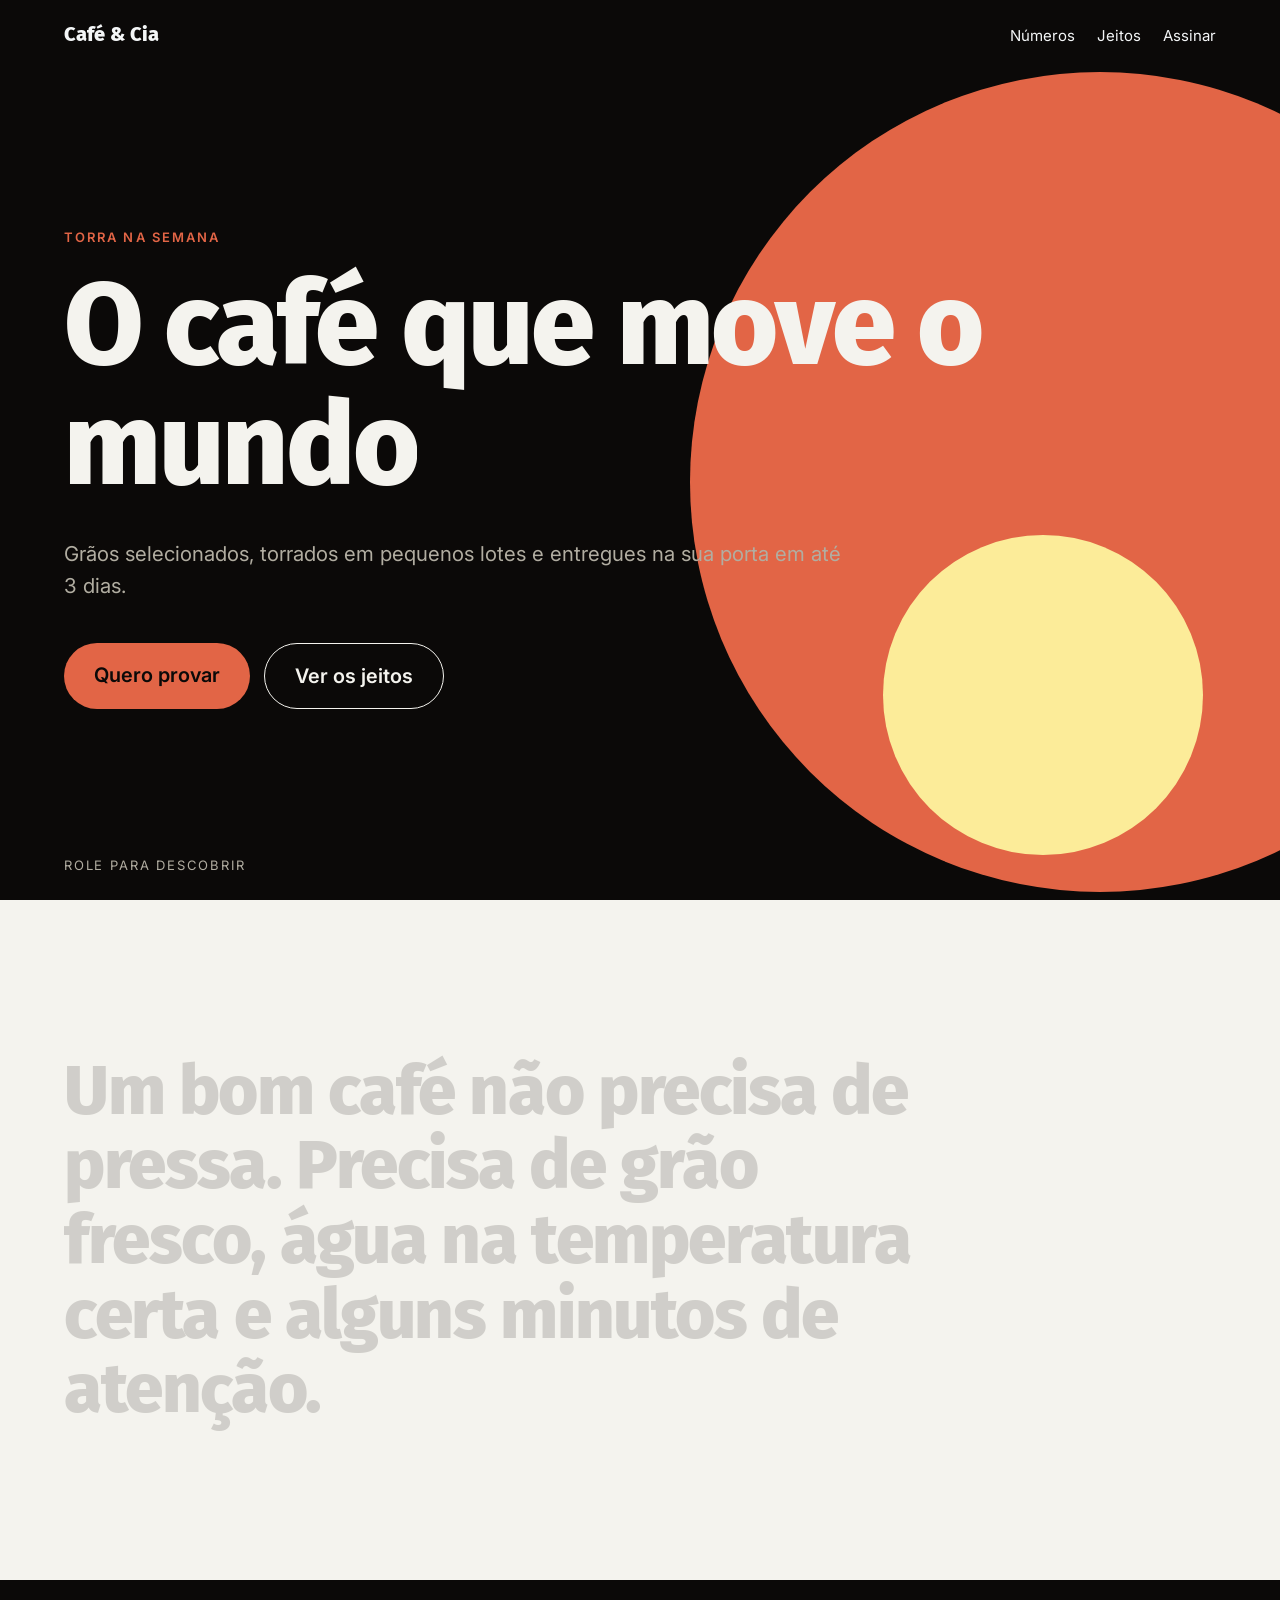
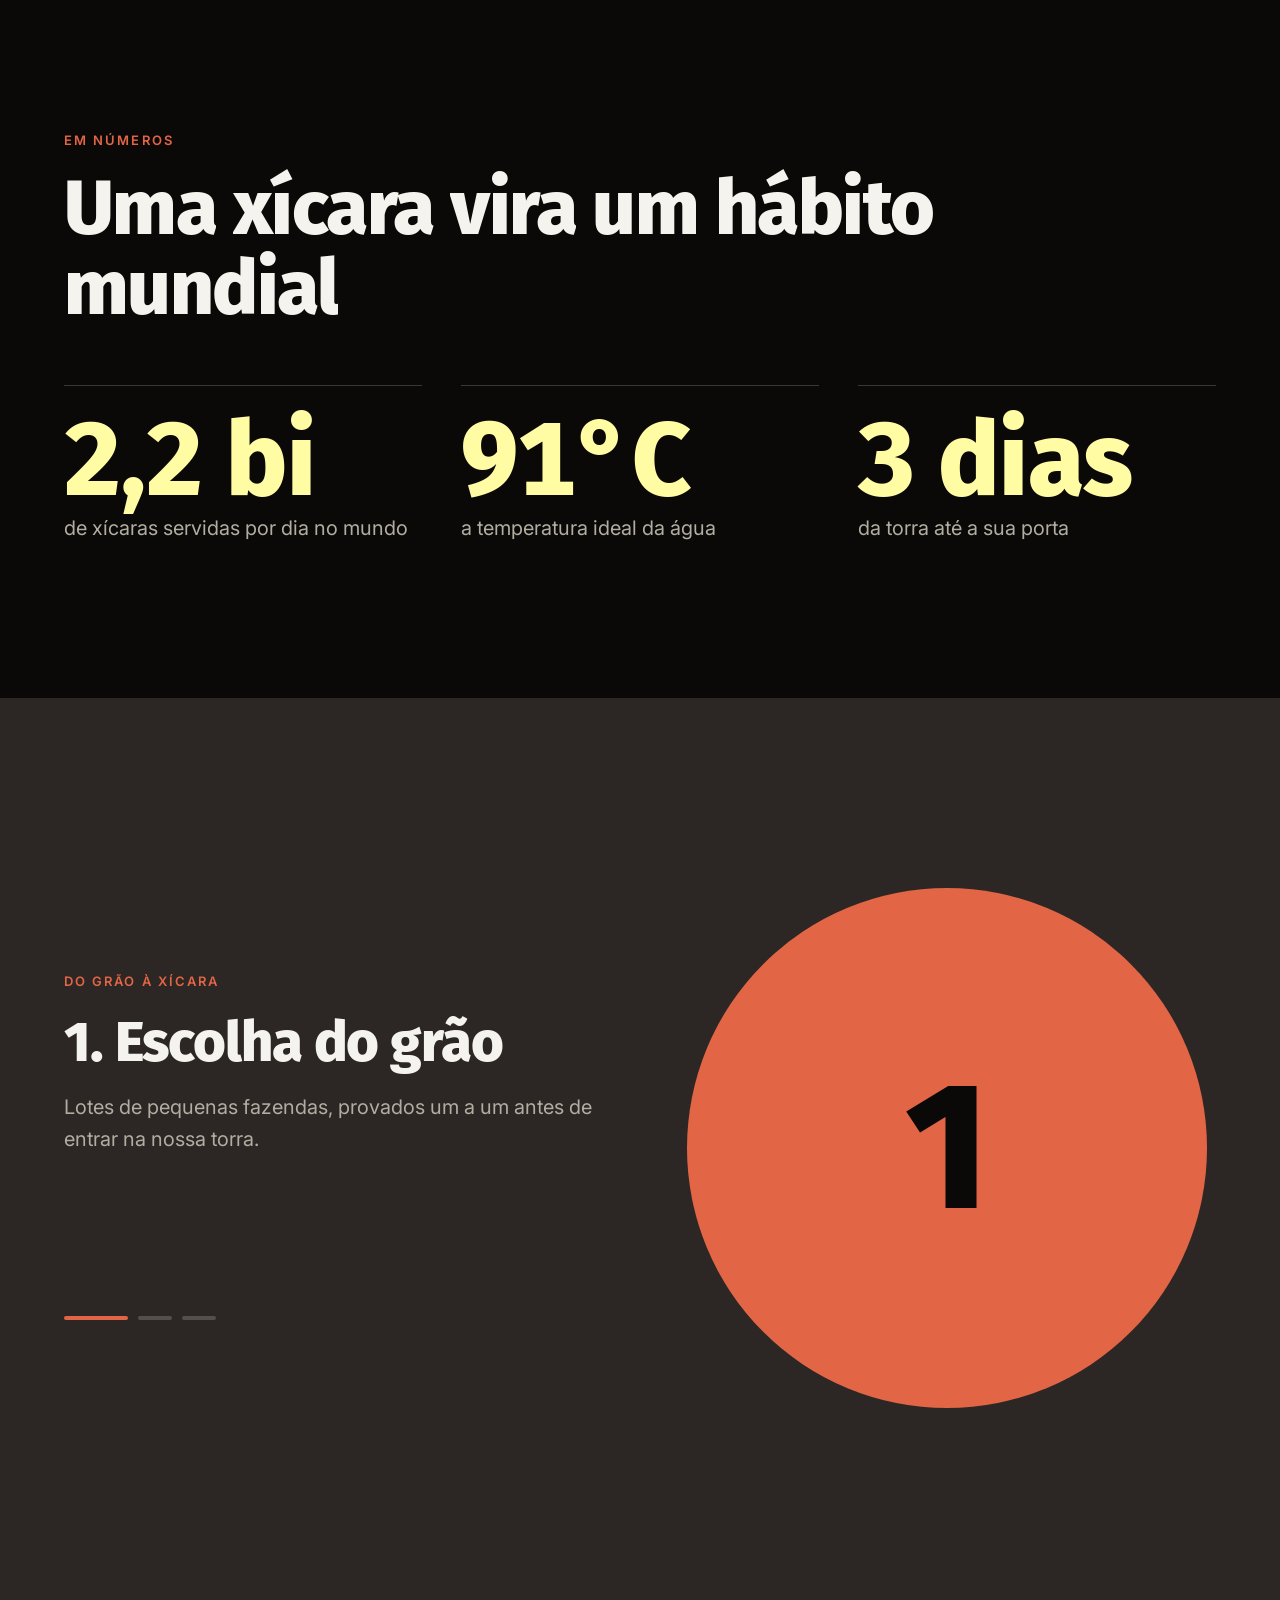
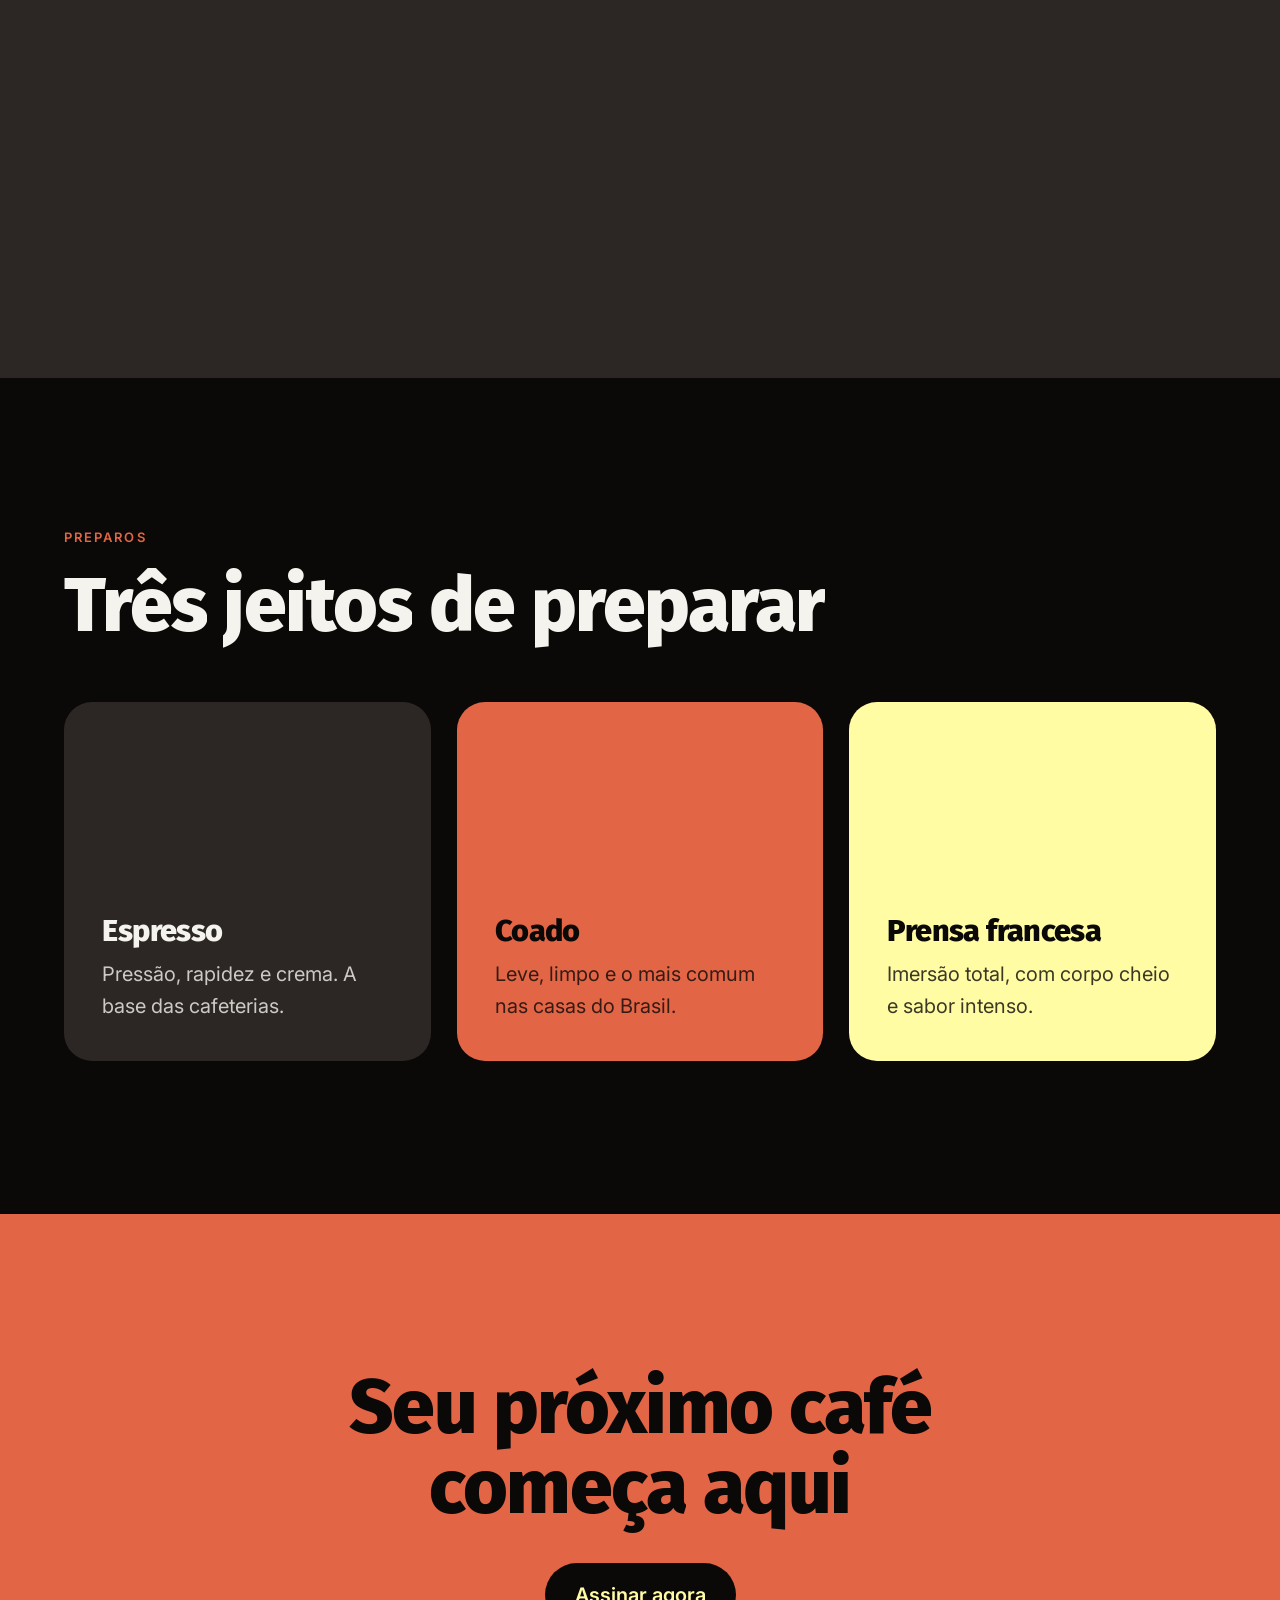
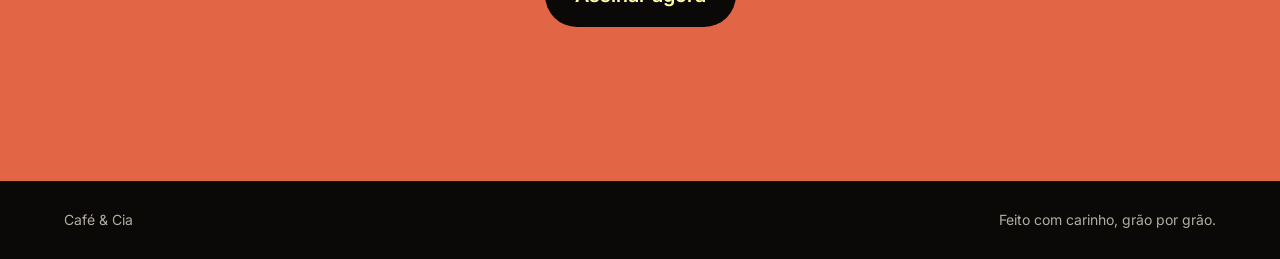
<file: skills/site-animado/templates/site-base.html>
<!doctype html>
<html lang="pt-BR">
<head>
<meta charset="utf-8">
<meta name="viewport" content="width=device-width, initial-scale=1">
<title>Café &amp; Cia | O café que move o mundo</title>
<meta name="description" content="Grãos selecionados, torra na semana e entrega na sua porta.">
<!-- Fontes opcionais: sem internet o fallback do sistema assume. -->
<link rel="stylesheet" media="print" onload="this.media='all'" href="https://fonts.googleapis.com/css2?family=Fira+Sans:wght@500;700;800&family=Inter:wght@400;500;600&display=swap">
<style>
/* ==================== DESIGN SYSTEM (troque SÓ este bloco para outra marca) ==================== */
:root{
  --bg:#0B0908;            /* fundo principal */
  --surface:#2C2724;       /* cartões e painéis */
  --light:#F4F3EE;         /* seção clara (contraste de ritmo) */
  --text:#F4F3EE;         /* texto sobre fundo escuro */
  --ink:#1B1613;           /* texto sobre fundo claro */
  --muted:#B1ADA1;         /* texto secundário */
  --accent:#E26546;        /* cor de destaque */
  --accent-2:#FFFCA3;      /* segunda cor de destaque */
  --on-accent:#0B0908;     /* texto sobre destaque */
  --font-title:'Fira Sans','Segoe UI',system-ui,-apple-system,Roboto,sans-serif;
  --font-body:'Inter','Segoe UI',system-ui,-apple-system,Roboto,sans-serif;
  --radius:28px;
  --space:clamp(72px,12vw,160px);     /* respiro vertical entre seções */
  --gutter:clamp(20px,5vw,80px);      /* margem lateral */
  --ease:cubic-bezier(.65,0,.35,1);
  --ease-out:cubic-bezier(.16,1,.3,1);
  --dur:800ms;
}
/* ==================== FIM DO DESIGN SYSTEM ==================== */

*{box-sizing:border-box;margin:0;padding:0}
html{overflow-x:clip;scroll-behavior:smooth;-webkit-text-size-adjust:100%}
body{background:var(--bg);color:var(--text);font:400 clamp(16px,1.1vw + 10px,20px)/1.6 var(--font-body);overflow-x:clip}
h1,h2,h3{font-family:var(--font-title);font-weight:800;line-height:1.04;letter-spacing:-.02em}
h1{font-size:clamp(44px,9vw,148px)}
h2{font-size:clamp(34px,6vw,88px)}
h3{font-size:clamp(22px,2.4vw,34px);line-height:1.15}
p{max-width:60ch}
.wrap{max-width:1360px;margin:0 auto;padding:0 var(--gutter)}
section,header{position:relative}
.eyebrow{font:600 13px/1 var(--font-body);letter-spacing:.16em;text-transform:uppercase;color:var(--accent);margin-bottom:22px;display:block}
.btn{display:inline-block;padding:16px 30px;border-radius:999px;background:var(--accent);color:var(--on-accent);font-weight:600;text-decoration:none;transition:transform .5s var(--ease-out),background .3s}
.btn:hover{transform:translateY(-3px)}
.btn.ghost{background:transparent;color:inherit;border:1px solid currentColor}

/* NAV */
nav{position:fixed;top:0;left:0;right:0;z-index:20;display:flex;justify-content:space-between;align-items:center;padding:18px var(--gutter);mix-blend-mode:difference;color:#fff}
nav b{font:800 20px var(--font-title)}
nav a{color:inherit;text-decoration:none;font-size:15px;margin-left:22px}
#progress{position:fixed;left:0;top:0;height:3px;width:100%;background:var(--accent);transform-origin:0 0;transform:scaleX(0);z-index:30}

/* HERO */
.hero{min-height:100svh;display:flex;align-items:center;overflow:hidden;padding:120px 0 80px}
.hero .blob{position:absolute;border-radius:50%;pointer-events:none;will-change:transform}
.hero .b1{width:min(70vw,820px);aspect-ratio:1;background:var(--accent);right:-18vw;top:8vh}
.hero .b2{width:min(30vw,320px);aspect-ratio:1;background:var(--accent-2);right:6vw;bottom:5vh;opacity:.9}
.hero .wrap{position:relative;z-index:2}
.hero p.lead{margin:32px 0 40px;color:var(--muted);font-size:clamp(18px,1.6vw,24px)}
.hero .row{display:flex;gap:14px;flex-wrap:wrap}
.hint{position:absolute;bottom:24px;left:var(--gutter);font-size:13px;letter-spacing:.14em;text-transform:uppercase;color:var(--muted);z-index:2}

/* palavras que entram */
.w{display:inline-block;overflow:hidden;vertical-align:top;padding-bottom:.12em;margin-bottom:-.12em}
.w>span{display:inline-block;transform:translateY(110%);transition:transform var(--dur) var(--ease-out);transition-delay:calc(var(--k)*60ms)}
.in .w>span,.w.in>span{transform:none}

/* revelar */
.reveal{opacity:0;transform:translateY(48px);transition:opacity var(--dur) var(--ease-out),transform var(--dur) var(--ease-out);transition-delay:var(--d,0ms)}
.reveal.in{opacity:1;transform:none}

/* MANIFESTO: palavras acendem com o scroll */
.manifesto{padding:var(--space) 0;background:var(--light);color:var(--ink)}
.manifesto p{max-width:22ch;font:800 clamp(30px,5.4vw,84px)/1.08 var(--font-title);letter-spacing:-.02em}
.manifesto p .t{opacity:.16;transition:opacity .3s}
.manifesto p .t.on{opacity:1}

/* NÚMEROS */
.stats{padding:var(--space) 0}
.stats .grid{display:grid;grid-template-columns:repeat(3,1fr);gap:clamp(16px,3vw,40px);margin-top:56px}
.stat{border-top:1px solid #ffffff30;padding-top:24px}
.stat b{display:block;font:800 clamp(48px,8vw,120px)/1 var(--font-title);color:var(--accent-2);font-variant-numeric:tabular-nums}
.stat span{color:var(--muted)}

/* STICKY com troca de conteúdo */
.pin{height:320vh;background:var(--surface)}
.pin .stick{position:sticky;top:0;height:100svh;display:flex;align-items:center;overflow:hidden}
.pin .cols{display:grid;grid-template-columns:1fr 1fr;gap:clamp(24px,6vw,100px);align-items:center;width:100%}
.pin .steps{position:relative;min-height:clamp(200px,30vh,320px)}
.pin .step{position:absolute;inset:0 0 auto 0;opacity:0;transform:translateY(40px);transition:opacity .6s var(--ease-out),transform .8s var(--ease-out);pointer-events:none}
.pin .step.on{opacity:1;transform:none}
.pin .step h3{font-size:clamp(30px,4.4vw,64px);margin-bottom:16px}
.pin .step p{color:var(--muted)}
.pin .visual{position:relative;aspect-ratio:1;max-height:62vh;justify-self:center;width:100%;max-width:520px}
.pin .shape{position:absolute;inset:0;background:var(--accent);border-radius:50%;transition:background .8s var(--ease),border-radius .8s var(--ease),transform .8s var(--ease)}
.pin .shape small{position:absolute;inset:0;display:grid;place-items:center;font:800 clamp(64px,14vw,200px) var(--font-title);color:var(--on-accent)}
.dots{display:flex;gap:10px;margin-top:36px}
.dots i{width:34px;height:4px;border-radius:2px;background:#ffffff30;transition:background .4s,width .4s}
.dots i.on{background:var(--accent);width:64px}

/* CARTÕES */
.cards{padding:var(--space) 0}
.cards .grid{display:grid;grid-template-columns:repeat(3,1fr);gap:clamp(14px,2vw,28px);margin-top:56px}
.card{background:var(--surface);border-radius:var(--radius);padding:clamp(24px,3vw,44px);min-height:clamp(220px,28vw,360px);display:flex;flex-direction:column;justify-content:flex-end;gap:10px}
.card:nth-child(2){background:var(--accent);color:var(--on-accent)}
.card:nth-child(3){background:var(--accent-2);color:var(--on-accent)}
.card p{opacity:.8}

/* CTA */
.cta{padding:var(--space) 0;background:var(--accent);color:var(--on-accent);text-align:center}
.cta h2{margin:0 auto 36px;max-width:16ch}
.cta .btn{background:var(--on-accent);color:var(--accent-2)}
footer{padding:28px var(--gutter);color:var(--muted);font-size:14px;display:flex;justify-content:space-between;flex-wrap:wrap;gap:8px}

/* parallax e animações atreladas ao scroll (quando o navegador suporta) */
@supports (animation-timeline:view()){
  html.sd .reveal{opacity:1;transform:none;transition:none;animation:sd-in linear both;animation-timeline:view();animation-range:entry 0% entry 55%}
  @keyframes sd-in{from{opacity:0;transform:translateY(60px)}to{opacity:1;transform:none}}
  html.sd [data-parallax]{animation:sd-par linear both;animation-timeline:view();animation-range:cover 0% cover 100%}
  @keyframes sd-par{from{transform:translateY(calc(var(--p,.2)*-120px))}to{transform:translateY(calc(var(--p,.2)*120px))}}
}

@media (max-width:760px){
  .stats .grid,.cards .grid{grid-template-columns:1fr}
  .stat{display:flex;align-items:baseline;gap:16px;flex-wrap:wrap}
  .pin{height:300vh}
  .pin .cols{grid-template-columns:1fr;gap:20px}
  .pin .visual{max-height:34vh;order:-1;max-width:260px}
  .pin .steps{min-height:230px}
  nav a{display:none}
  .hero .b2{display:none}
}
@media (prefers-reduced-motion:reduce){
  html{scroll-behavior:auto}
  *{animation:none!important;transition-duration:.01ms!important;transition-delay:0ms!important}
  .reveal,.w>span{opacity:1;transform:none}
  .manifesto p .t{opacity:1}
}
</style>
</head>
<body>
<div id="progress"></div>
<nav><b>Café &amp; Cia</b><div><a href="#numeros">Números</a><a href="#jeitos">Jeitos</a><a href="#assine">Assinar</a></div></nav>

<!-- 1. HERO -->
<header class="hero">
  <div class="blob b1" data-parallax data-p=".35"></div>
  <div class="blob b2" data-parallax data-p=".7"></div>
  <div class="wrap">
    <span class="eyebrow reveal">Torra na semana</span>
    <h1 data-words>O café que move o mundo</h1>
    <p class="lead reveal" style="--d:500ms">Grãos selecionados, torrados em pequenos lotes e entregues na sua porta em até 3 dias.</p>
    <div class="row reveal" style="--d:650ms"><a class="btn" href="#assine">Quero provar</a><a class="btn ghost" href="#jeitos">Ver os jeitos</a></div>
  </div>
  <span class="hint">Role para descobrir</span>
</header>

<!-- 2. MANIFESTO (as palavras acendem conforme você rola) -->
<section class="manifesto">
  <div class="wrap"><p id="manifesto">Um bom café não precisa de pressa. Precisa de grão fresco, água na temperatura certa e alguns minutos de atenção.</p></div>
</section>

<!-- 3. NÚMEROS -->
<section class="stats" id="numeros">
  <div class="wrap">
    <span class="eyebrow reveal">Em números</span>
    <h2 data-words>Uma xícara vira um hábito mundial</h2>
    <div class="grid">
      <div class="stat reveal"><b data-count="2.2" data-dec="1" data-suffix=" bi">0</b><span>de xícaras servidas por dia no mundo</span></div>
      <div class="stat reveal" style="--d:120ms"><b data-count="92" data-suffix="°C">0</b><span>a temperatura ideal da água</span></div>
      <div class="stat reveal" style="--d:240ms"><b data-count="3" data-suffix=" dias">0</b><span>da torra até a sua porta</span></div>
    </div>
  </div>
</section>

<!-- 4. STICKY: o conteúdo troca conforme você rola -->
<section class="pin" id="pin">
  <div class="stick"><div class="wrap cols">
    <div>
      <span class="eyebrow">Do grão à xícara</span>
      <div class="steps">
        <div class="step on"><h3>1. Escolha do grão</h3><p>Lotes de pequenas fazendas, provados um a um antes de entrar na nossa torra.</p></div>
        <div class="step"><h3>2. Torra na semana</h3><p>Torramos em pequenos lotes para o café chegar com aroma e sabor no auge.</p></div>
        <div class="step"><h3>3. Moagem na hora</h3><p>Você escolhe o preparo e moemos do jeito certo, ou entregamos em grãos.</p></div>
      </div>
      <div class="dots"><i class="on"></i><i></i><i></i></div>
    </div>
    <div class="visual"><div class="shape" id="shape"><small id="shapeN">1</small></div></div>
  </div></div>
</section>

<!-- 5. CARTÕES -->
<section class="cards" id="jeitos">
  <div class="wrap">
    <span class="eyebrow reveal">Preparos</span>
    <h2 data-words>Três jeitos de preparar</h2>
    <div class="grid">
      <article class="card reveal"><h3>Espresso</h3><p>Pressão, rapidez e crema. A base das cafeterias.</p></article>
      <article class="card reveal" style="--d:120ms"><h3>Coado</h3><p>Leve, limpo e o mais comum nas casas do Brasil.</p></article>
      <article class="card reveal" style="--d:240ms"><h3>Prensa francesa</h3><p>Imersão total, com corpo cheio e sabor intenso.</p></article>
    </div>
  </div>
</section>

<!-- 6. CTA -->
<section class="cta" id="assine">
  <div class="wrap"><h2 data-words>Seu próximo café começa aqui</h2><a class="btn" href="#">Assinar agora</a></div>
</section>
<footer><span>Café &amp; Cia</span><span>Feito com carinho, grão por grão.</span></footer>

<script>
(()=>{
const reduced=matchMedia('(prefers-reduced-motion: reduce)').matches;
const doc=document.documentElement;
const sdOK=CSS.supports('animation-timeline: view()') && !reduced;
if(sdOK) doc.classList.add('sd');

/* palavras: separa em spans para entrar uma a uma */
document.querySelectorAll('[data-words]').forEach(el=>{
  const words=el.textContent.trim().split(/\s+/);
  el.setAttribute('aria-label',el.textContent.trim());
  el.innerHTML=words.map((w,i)=>`<span class="w" aria-hidden="true"><span style="--k:${i}">${w}</span></span>`).join(' ');
});
/* manifesto: palavras acendem com o scroll */
const man=document.getElementById('manifesto');
const mw=man.textContent.trim().split(/\s+/);
man.setAttribute('aria-label',man.textContent.trim());
man.innerHTML=mw.map(w=>`<span class="t" aria-hidden="true">${w}</span>`).join(' ');
const ts=[...man.querySelectorAll('.t')];

/* revelar ao entrar na tela (IntersectionObserver; também é o fallback dos reveals CSS) */
const io=new IntersectionObserver(es=>es.forEach(e=>{
  if(e.isIntersecting){ e.target.classList.add('in'); io.unobserve(e.target); if(e.target.querySelector&&e.target.querySelector('[data-count]'))count(e.target); }
}),{threshold:.2,rootMargin:'0px 0px -8% 0px'});
document.querySelectorAll('.reveal,[data-words]').forEach(el=>{ if(reduced) el.classList.add('in'); else io.observe(el); });

/* números que contam */
function count(root){
  root.querySelectorAll('[data-count]').forEach(el=>{
    if(el.dataset.done) return; el.dataset.done=1;
    const to=parseFloat(el.dataset.count), dec=+el.dataset.dec||0, suf=el.dataset.suffix||'';
    const fmt=v=>v.toFixed(dec).replace('.',',')+suf;
    if(reduced){ el.textContent=fmt(to); return; }
    const t0=performance.now(), D=1600;
    (function f(t){ const k=Math.min(1,(t-t0)/D), e=1-Math.pow(1-k,4); el.textContent=fmt(to*e); if(k<1) requestAnimationFrame(f); })(t0);
  });
}
const cio=new IntersectionObserver(es=>es.forEach(e=>{ if(e.isIntersecting){ count(e.target); cio.unobserve(e.target);} }),{threshold:.4});
document.querySelectorAll('.stat').forEach(s=>cio.observe(s));

/* scroll: barra, parallax (fallback JS), manifesto e seção sticky */
const pin=document.getElementById('pin'), steps=[...pin.querySelectorAll('.step')], dots=[...pin.querySelectorAll('.dots i')];
const shape=document.getElementById('shape'), shapeN=document.getElementById('shapeN');
const look=[['var(--accent)','50%','none'],['var(--accent-2)','12%','rotate(8deg)'],['var(--light)','38% 62% 55% 45%','rotate(-6deg) scale(.94)']];
let cur=-1, ticking=false;
const par=[...document.querySelectorAll('[data-parallax]')];
function frame(){
  ticking=false;
  const y=scrollY, H=innerHeight;
  document.getElementById('progress').style.transform=`scaleX(${y/Math.max(1,doc.scrollHeight-H)})`;
  if(!sdOK && !reduced) par.forEach(p=>{ p.style.transform=`translateY(${y*(parseFloat(p.dataset.p)||.2)*-.25}px)`; });
  const mr=man.getBoundingClientRect();
  const mp=Math.min(1,Math.max(0,(H*.8-mr.top)/(mr.height+H*.3)));
  const n=Math.round(mp*ts.length);
  ts.forEach((t,i)=>t.classList.toggle('on',reduced||i<n));
  const pr=pin.getBoundingClientRect();
  const prog=Math.min(.999,Math.max(0,-pr.top/(pr.height-H)));
  const idx=Math.floor(prog*steps.length);
  if(idx!==cur){
    cur=idx;
    steps.forEach((s,i)=>s.classList.toggle('on',i===idx));
    dots.forEach((d,i)=>d.classList.toggle('on',i===idx));
    const [bg,br,tf]=look[idx]; shape.style.background=bg; shape.style.borderRadius=br; shape.style.transform=tf;
    shapeN.textContent=idx+1;
  }
}
addEventListener('scroll',()=>{ if(!ticking){ticking=true;requestAnimationFrame(frame);} },{passive:true});
addEventListener('resize',frame);
frame();
})();
</script>
</body>
</html>
</file>
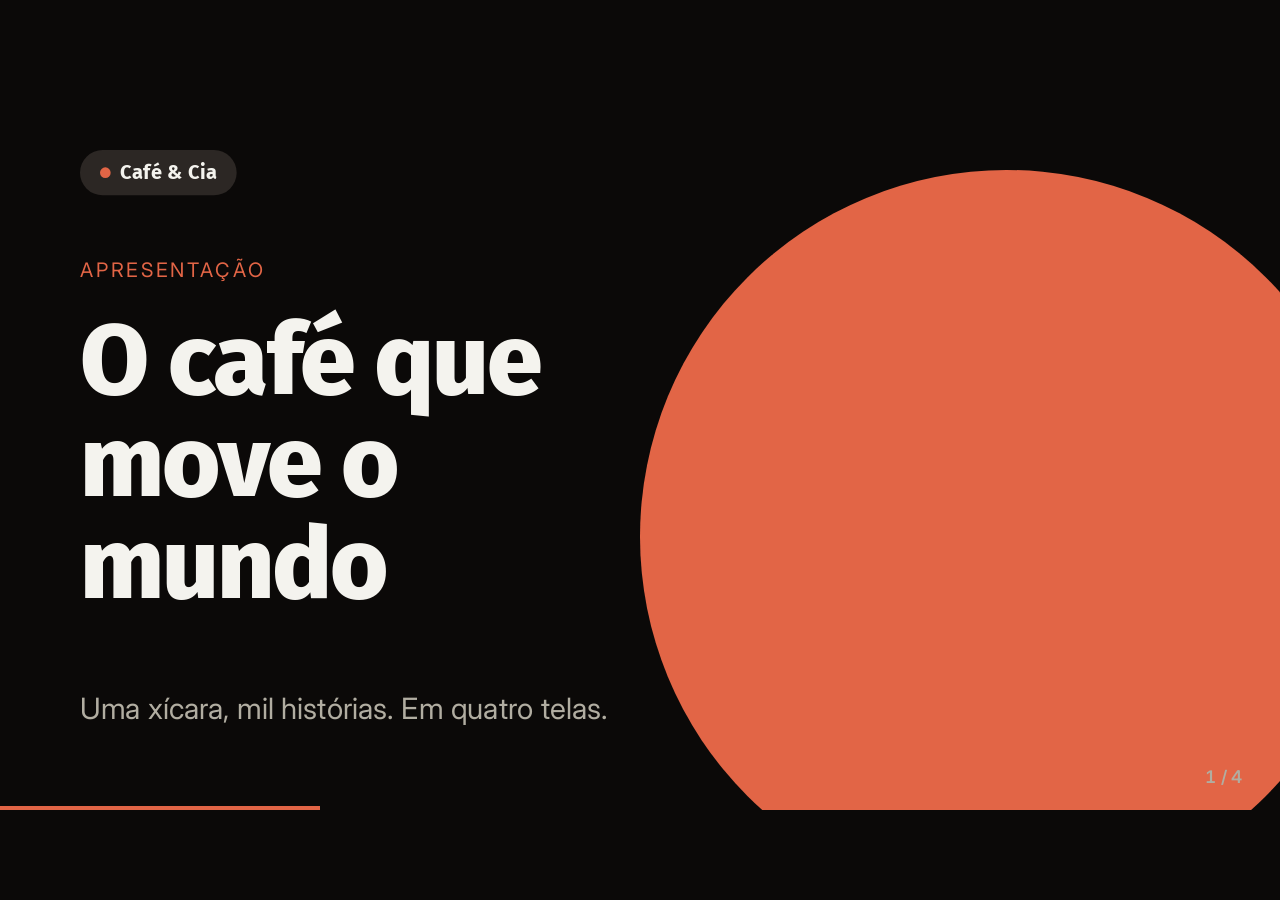
<file: skills/slide-animado/templates/deck-base.html>
<!doctype html>
<html lang="pt-BR">
<head>
<meta charset="utf-8">
<meta name="viewport" content="width=device-width, initial-scale=1, viewport-fit=cover">
<title>O café que move o mundo</title>
<!-- Fontes opcionais: se estiver sem internet, o fallback do sistema assume. -->
<link rel="stylesheet" media="print" onload="this.media='all'" href="https://fonts.googleapis.com/css2?family=Fira+Sans:wght@500;700;800&family=Inter:wght@400;500;600&display=swap">
<style>
/* ==================== DESIGN SYSTEM (troque SÓ este bloco para outra marca) ==================== */
:root{
  --bg:#0B0908;            /* fundo do palco */
  --surface:#2C2724;       /* cartões e painéis */
  --text:#F4F3EE;         /* texto principal */
  --muted:#B1ADA1;         /* texto secundário */
  --accent:#E26546;        /* cor de destaque */
  --accent-2:#FFFCA3;      /* segunda cor de destaque */
  --on-accent:#0B0908;     /* texto sobre a cor de destaque */
  --font-title:'Fira Sans','Segoe UI',system-ui,-apple-system,Roboto,sans-serif;
  --font-body:'Inter','Segoe UI',system-ui,-apple-system,Roboto,sans-serif;
  --radius:32px;           /* raio dos cartões */
  --pad:120px;             /* margem do slide (palco de 1920x1080) */
  --ease:cubic-bezier(.65,0,.35,1);   /* transição e morph */
  --ease-out:cubic-bezier(.16,1,.3,1);/* entradas (expo-out) */
  --dur:700ms;             /* duração da transição entre telas */
}
/* ==================== FIM DO DESIGN SYSTEM ==================== */

*{box-sizing:border-box;margin:0;padding:0}
html,body{height:100%;background:var(--bg);overflow:hidden;font-family:var(--font-body);color:var(--text);-webkit-tap-highlight-color:transparent;touch-action:pan-y}
#stage{position:absolute;left:50%;top:50%;width:1920px;height:1080px;transform-origin:0 0;overflow:hidden;background:var(--bg)}
.slide{position:absolute;inset:0;display:none}
.slide.active,.slide.leaving{display:block}
.slide.leaving{pointer-events:none}
.bg{position:absolute;background:var(--surface)}
.rest{position:absolute;inset:0}
.abs{position:absolute}
h1,h2{font-family:var(--font-title);font-weight:800;line-height:1.02;letter-spacing:-.02em}
.sub{font-size:44px;color:var(--muted);line-height:1.3}
.marca{position:absolute;display:flex;align-items:center;gap:14px;padding:16px 30px;border-radius:999px;background:var(--surface);font:700 30px var(--font-title);letter-spacing:.02em;white-space:nowrap}
.marca i{width:16px;height:16px;border-radius:50%;background:var(--accent);display:block}
ul.bullets{list-style:none;display:flex;flex-direction:column;gap:38px}
ul.bullets li{font-size:54px;line-height:1.2;padding-left:56px;position:relative}
ul.bullets li::before{content:"";position:absolute;left:0;top:.38em;width:20px;height:20px;border-radius:50%;background:var(--dot,var(--accent))}
.card{position:absolute;border-radius:var(--radius);padding:44px;background:var(--surface);display:flex;flex-direction:column;justify-content:flex-end;gap:10px}
.card b{font:800 96px/1 var(--font-title)}
.card span{font-size:34px;line-height:1.25}
.card.y{background:var(--accent-2);color:var(--on-accent)}
.card.a{background:var(--accent);color:var(--on-accent)}
.card p{font-size:30px;line-height:1.3;color:var(--muted)}
.card.y p,.card.a p{color:inherit;opacity:.8}

/* builds: cada avanço revela o próximo item */
[data-build]{opacity:0;transform:translateY(28px);transition:opacity .55s var(--ease-out),transform .7s var(--ease-out)}
[data-build].built{opacity:1;transform:none}
.no-t [data-build]{transition:none!important}

/* entrada dos elementos de cada tela (atraso definido por JS em --i) */
@keyframes rise{from{opacity:0;transform:translateY(40px)}to{opacity:1;transform:none}}
.slide.active [data-anim]{animation:rise .9s var(--ease-out) both;animation-delay:calc(var(--i,0)*90ms + 300ms)}

/* HUD */
#hud{position:absolute;left:0;right:0;bottom:0;height:70px;pointer-events:none}
#num{position:absolute;right:56px;bottom:34px;font:600 26px var(--font-body);color:var(--muted);font-variant-numeric:tabular-nums}
#bar{position:absolute;left:0;bottom:0;height:6px;background:var(--accent);width:0;transition:width var(--dur) var(--ease)}

/* View Transitions: tempo e saída/entrada do conteúdo que não viaja */
::view-transition-group(*){animation-duration:var(--dur);animation-timing-function:var(--ease)}
::view-transition-old(*),::view-transition-new(*){animation-duration:var(--dur);animation-timing-function:var(--ease)}
::view-transition-group(root){animation:none}
::view-transition-old(root),::view-transition-new(root){animation:none;mix-blend-mode:normal}
::view-transition-old(root){display:none}
@keyframes out-l{to{opacity:0;transform:translateX(-60px)}}
@keyframes out-r{to{opacity:0;transform:translateX(60px)}}
::view-transition-old(rest-old){animation:out-l 360ms var(--ease) both}
html[data-dir="back"]::view-transition-old(rest-old){animation-name:out-r}
::view-transition-new(rest-new){animation:none}
::view-transition-group(rest-old),::view-transition-group(rest-new){animation:none}
/* formas e cartões: a imagem se estica até o tamanho final (cor e tamanho viajam juntos, sem sobreposição de telas) */
::view-transition-old(*.vt-box),::view-transition-new(*.vt-box){width:100%;height:100%;object-fit:fill}
/* texto que muda: o antigo some na primeira metade e o novo entra na segunda, enquanto o bloco viaja */
@keyframes vt-out{to{opacity:0}}
@keyframes vt-in{from{opacity:0}}
::view-transition-old(*.vt-swap){animation:vt-out calc(var(--dur)*.4) var(--ease) both;mix-blend-mode:normal}
::view-transition-new(*.vt-swap){animation:vt-in calc(var(--dur)*.4) var(--ease) calc(var(--dur)*.5) both;mix-blend-mode:normal}

@media (prefers-reduced-motion:reduce){
  *{animation-duration:.01ms!important;animation-delay:0ms!important;transition-duration:.01ms!important}
}

/* modo impressão / PDF: abrir com ?print ou apertar P */
@page{size:1920px 1080px;margin:0}
body.print{overflow:visible;height:auto}
body.print #stage{position:static;transform:none!important;width:1920px;height:auto;overflow:visible}
body.print .slide{display:block;position:relative;width:1920px;height:1080px;overflow:hidden;break-after:page;background:var(--bg)}
body.print [data-build]{opacity:1;transform:none}
body.print [data-anim]{animation:none!important}
body.print #hud{display:none}
</style>
</head>
<body>
<div id="stage">

  <!-- ===== TELA 1: capa ===== -->
  <section class="slide" data-title="Capa">
    <div class="bg" data-morph="fundo" style="left:960px;top:120px;width:1100px;height:1100px;border-radius:50%;background:var(--accent)"></div>
    <div class="marca" data-morph="marca" style="left:120px;top:90px"><i></i>Café &amp; Cia</div>
    <div class="rest">
      <p class="abs sub" data-anim style="left:120px;top:250px;width:900px;text-transform:uppercase;letter-spacing:.14em;font-size:30px;color:var(--accent)">Apresentação</p>
      <p class="abs sub" data-anim style="left:120px;top:900px;width:900px">Uma xícara, mil histórias. Em quatro telas.</p>
    </div>
    <h1 class="abs" data-morph="titulo" style="left:120px;top:330px;width:960px;font-size:150px">O café que move o mundo</h1>
  </section>

  <!-- ===== TELA 2: bullets um por um + cartão ===== -->
  <section class="slide" data-title="Origem">
    <div class="bg" data-morph="fundo" style="left:0;top:0;width:700px;height:1080px;border-radius:0;background:var(--surface)"></div>
    <div class="marca" data-morph="marca" style="left:120px;top:90px"><i></i>Café &amp; Cia</div>
    <h2 class="abs" data-morph="titulo" style="left:120px;top:300px;width:480px;font-size:84px">De onde ele vem</h2>
    <div class="rest">
      <ul class="bullets abs" style="left:860px;top:150px;width:960px">
        <li data-build>Nasceu na Etiópia, há mais de mil anos</li>
        <li data-build>Chegou ao Brasil no século 18</li>
        <li data-build>Hoje o Brasil é o maior produtor do mundo</li>
      </ul>
    </div>
    <div class="card y" data-morph="card-1" style="left:860px;top:680px;width:960px;height:260px;flex-direction:row;align-items:center;gap:40px;justify-content:flex-start"><b>2,2 bi</b><span>de xícaras servidas<br>todos os dias</span></div>
  </section>

  <!-- ===== TELA 3: três cartões (card-1 viaja da tela anterior) ===== -->
  <section class="slide" data-title="Preparos">
    <div class="bg" data-morph="fundo" style="left:80px;top:60px;width:1760px;height:960px;border-radius:56px;background:var(--surface)"></div>
    <div class="marca" data-morph="marca" style="left:140px;top:110px;background:var(--bg)"><i></i>Café &amp; Cia</div>
    <h2 class="abs" data-morph="titulo" style="left:140px;top:220px;width:1400px;font-size:84px">Três jeitos de preparar</h2>
    <div class="card y" data-morph="card-1" style="left:140px;top:430px;width:520px;height:480px"><b>Espresso</b><p>Pressão, rapidez e crema. Base de quase todo café de cafeteria.</p></div>
    <div class="card a" data-build style="left:700px;top:430px;width:520px;height:480px"><b>Coado</b><p>Filtro de papel ou pano. Leve, limpo e o mais comum nas casas do Brasil.</p></div>
    <div class="card" data-build style="left:1260px;top:430px;width:520px;height:480px;background:var(--bg)"><b>Prensa</b><p>Imersão total. Corpo cheio e sabor mais intenso.</p></div>
  </section>

  <!-- ===== TELA 4: fechamento ===== -->
  <section class="slide" data-title="Fechamento">
    <div class="bg" data-morph="fundo" style="left:0;top:0;width:1920px;height:1080px;border-radius:0;background:var(--accent)"></div>
    <div class="marca" data-morph="marca" style="left:120px;top:90px;background:var(--on-accent);color:var(--accent-2)"><i style="background:var(--accent-2)"></i>Café &amp; Cia</div>
    <h2 class="abs" data-morph="titulo" style="left:120px;top:250px;width:1500px;font-size:120px;color:var(--on-accent)">Bom café começa na escolha</h2>
    <div class="rest">
      <ul class="bullets abs" style="left:120px;top:620px;width:1500px;color:var(--on-accent);--dot:var(--on-accent);flex-direction:row;gap:60px">
        <li data-build style="font-size:46px">Grão fresco</li>
        <li data-build style="font-size:46px">Moagem na hora</li>
        <li data-build style="font-size:46px">Água a 92 graus</li>
      </ul>
    </div>
  </section>

  <div id="hud"><div id="num"></div><div id="bar"></div></div>
</div>

<script>
(()=>{
const stage=document.getElementById('stage'), slides=[...document.querySelectorAll('.slide')];
const num=document.getElementById('num'), bar=document.getElementById('bar');
const reduced=matchMedia('(prefers-reduced-motion: reduce)').matches;
const printMode=/[?&]print/.test(location.search);
let cur=0, step=0, busy=false, scale=1;
const DUR=()=>parseFloat(getComputedStyle(document.documentElement).getPropertyValue('--dur'))||700;
const EASE=()=>getComputedStyle(document.documentElement).getPropertyValue('--ease').trim()||'cubic-bezier(.65,0,.35,1)';

/* escala 16:9 para caber em qualquer tela */
function fit(){
  scale=Math.min(innerWidth/1920,innerHeight/1080);
  stage.style.transform=`translate(${-960*scale}px,${-540*scale}px) scale(${scale})`;
}
addEventListener('resize',fit); fit();

const builds=s=>[...s.querySelectorAll('[data-build]')];
function setBuilt(s,n,instant){
  if(instant) stage.classList.add('no-t');
  builds(s).forEach((b,i)=>b.classList.toggle('built',i<n));
  if(instant){ void stage.offsetWidth; stage.classList.remove('no-t'); }
}
function stagger(s){ s.querySelectorAll('[data-anim]').forEach((e,i)=>e.style.setProperty('--i',i)); }
function hud(){
  num.textContent=(cur+1)+' / '+slides.length;
  bar.style.width=((cur+1)/slides.length*100)+'%';
  history.replaceState(null,'','#'+(cur+1));
}

/* ---------- MORPH: View Transitions API ---------- */
const temFundo=e=>getComputedStyle(e).backgroundColor!=='rgba(0, 0, 0, 0)';
function nameMorph(s,on,other){
  s.querySelectorAll('[data-morph]').forEach(e=>{
    e.style.viewTransitionName=on?'m-'+e.dataset.morph:'';
    let k='';
    if(on){
      const o=other&&other.querySelector('[data-morph="'+e.dataset.morph+'"]');
      k=temFundo(e)?'vt-box':(o&&o.textContent.trim()!==e.textContent.trim()?'vt-swap':'');
    }
    e.style.viewTransitionClass=k;
  });
  const r=s.querySelector('.rest'); if(r) r.style.viewTransitionName=on?on:'';
}
async function viaVT(from,to,dir){
  document.documentElement.dataset.dir=dir>0?'fwd':'back';
  nameMorph(from,'rest-old',to);
  const vt=document.startViewTransition(()=>{
    nameMorph(from,null); from.classList.remove('active');
    to.classList.add('active'); stagger(to); nameMorph(to,'rest-new',from);
  });
  try{await vt.finished}catch(e){}
  nameMorph(to,null);
}

/* ---------- MORPH: fallback FLIP com Web Animations API ---------- */
const PROPS=['backgroundColor','borderRadius','color','fontSize'];
function snap(e){
  const r=e.getBoundingClientRect(), cs=getComputedStyle(e), o={r};
  PROPS.forEach(p=>o[p]=cs[p]);
  o.box=cs.backgroundColor!=='rgba(0, 0, 0, 0)';
  return o;
}
async function viaFlip(from,to,dir){
  const first={}; from.querySelectorAll('[data-morph]').forEach(e=>first[e.dataset.morph]=snap(e));
  /* a tela antiga fica por cima só para o conteúdo sair; o que viaja some dela */
  from.classList.add('leaving'); from.classList.remove('active');
  from.querySelectorAll('[data-morph]').forEach(e=>{ if(to.querySelector('[data-morph="'+e.dataset.morph+'"]')) e.style.visibility='hidden'; });
  to.classList.add('active'); stagger(to);
  const dur=DUR(), ease=EASE(), anims=[];
  const sx=dir>0?-60:60;
  from.querySelectorAll('.rest, [data-morph]:not([style*="hidden"])').forEach(e=>{
    anims.push(e.animate([{opacity:1,transform:'none'},{opacity:0,transform:`translateX(${sx}px)`}],{duration:360,easing:ease,fill:'forwards'}));
  });
  to.querySelectorAll('[data-morph]').forEach(e=>{
    const f=first[e.dataset.morph];
    if(!f){ anims.push(e.animate([{opacity:0},{opacity:1}],{duration:dur*.7,delay:dur*.3,easing:ease,fill:'backwards'})); return; }
    const l=snap(e), k=scale;
    const dx=(f.r.left-l.r.left)/k, dy=(f.r.top-l.r.top)/k;
    const kf0={}, kf1={transform:'none'};
    PROPS.forEach(p=>{kf0[p]=f[p];kf1[p]=l[p];});
    if(f.box||l.box){ /* formas e cartões: escala (sem tocar no layout) */
      kf0.transform=`translate(${dx}px,${dy}px) scale(${f.r.width/l.r.width||1},${f.r.height/l.r.height||1})`;
      delete kf0.fontSize; delete kf1.fontSize;
      e.style.transformOrigin='0 0';
      Array.from(e.children).forEach(c=>anims.push(c.animate([{opacity:0},{opacity:0,offset:.45},{opacity:1}],{duration:dur,easing:ease})));
    }else{ /* texto: desloca e muda o tamanho da fonte */
      kf0.transform=`translate(${dx}px,${dy}px)`;
      kf0.width=(f.r.width/k)+'px'; kf1.width=(l.r.width/k)+'px'; /* evita a quebra de linha mudar no meio do voo */
    }
    anims.push(e.animate([kf0,kf1],{duration:dur,easing:ease}));
  });
  await Promise.allSettled(anims.map(a=>a.finished));
  anims.forEach(a=>a.cancel());
  from.classList.remove('leaving');
  from.querySelectorAll('[data-morph]').forEach(e=>e.style.visibility='');
  to.querySelectorAll('[data-morph]').forEach(e=>e.style.transformOrigin='');
}

/* ---------- navegação ---------- */
async function goto(n,dir,allBuilt){
  if(busy||n<0||n>=slides.length||n===cur) return;
  busy=true;
  const from=slides[cur], to=slides[n];
  setBuilt(to,allBuilt?builds(to).length:0,true);
  step=allBuilt?builds(to).length:0;
  cur=n; hud();
  if(reduced){ from.classList.remove('active'); to.classList.add('active'); stagger(to); }
  else if(document.startViewTransition) await viaVT(from,to,dir);
  else await viaFlip(from,to,dir);
  busy=false;
}
function next(){
  const b=builds(slides[cur]);
  if(step<b.length){ b[step++].classList.add('built'); return; }
  goto(cur+1,1,false);
}
function prev(){
  const b=builds(slides[cur]);
  if(step>0){ b[--step].classList.remove('built'); return; }
  goto(cur-1,-1,true);
}
function toggleFull(){
  if(document.fullscreenElement) document.exitFullscreen();
  else document.documentElement.requestFullscreen&&document.documentElement.requestFullscreen().catch(()=>{});
}

addEventListener('keydown',e=>{
  if(e.metaKey||e.ctrlKey||e.altKey) return;
  const k=e.key;
  if(['ArrowRight','ArrowDown','PageDown',' ','Enter'].includes(k)){e.preventDefault();next();}
  else if(['ArrowLeft','ArrowUp','PageUp','Backspace'].includes(k)){e.preventDefault();prev();}
  else if(k==='Home') goto(0,-1,false);
  else if(k==='End') goto(slides.length-1,1,false);
  else if(k==='f'||k==='F') toggleFull();
  else if(k==='p'||k==='P') window.print();
});
let sx0=null,sy0=null,moved=false;
addEventListener('touchstart',e=>{sx0=e.touches[0].clientX;sy0=e.touches[0].clientY;moved=false;},{passive:true});
addEventListener('touchend',e=>{
  if(sx0===null) return;
  const dx=e.changedTouches[0].clientX-sx0, dy=e.changedTouches[0].clientY-sy0; sx0=null;
  if(Math.abs(dx)>50&&Math.abs(dx)>Math.abs(dy)){ moved=true; dx<0?next():prev(); }
},{passive:true});
addEventListener('click',e=>{
  if(moved){moved=false;return;}
  if(e.target.closest('a,button')) return;
  e.clientX<innerWidth*.2?prev():next();
});

/* início */
if(printMode){ document.body.classList.add('print'); slides.forEach(s=>s.classList.add('active')); }
else{
  const h=parseInt(location.hash.slice(1),10);
  if(h>=1&&h<=slides.length) cur=h-1;
  slides[cur].classList.add('active'); stagger(slides[cur]); hud();
}
window.__deck={next,prev,goto:(n)=>goto(n,n>cur?1:-1,false),get cur(){return cur},mode:()=>document.startViewTransition?'view-transition':'flip',forceFlip:()=>{document.startViewTransition=undefined}};
})();
</script>
</body>
</html>
</file>
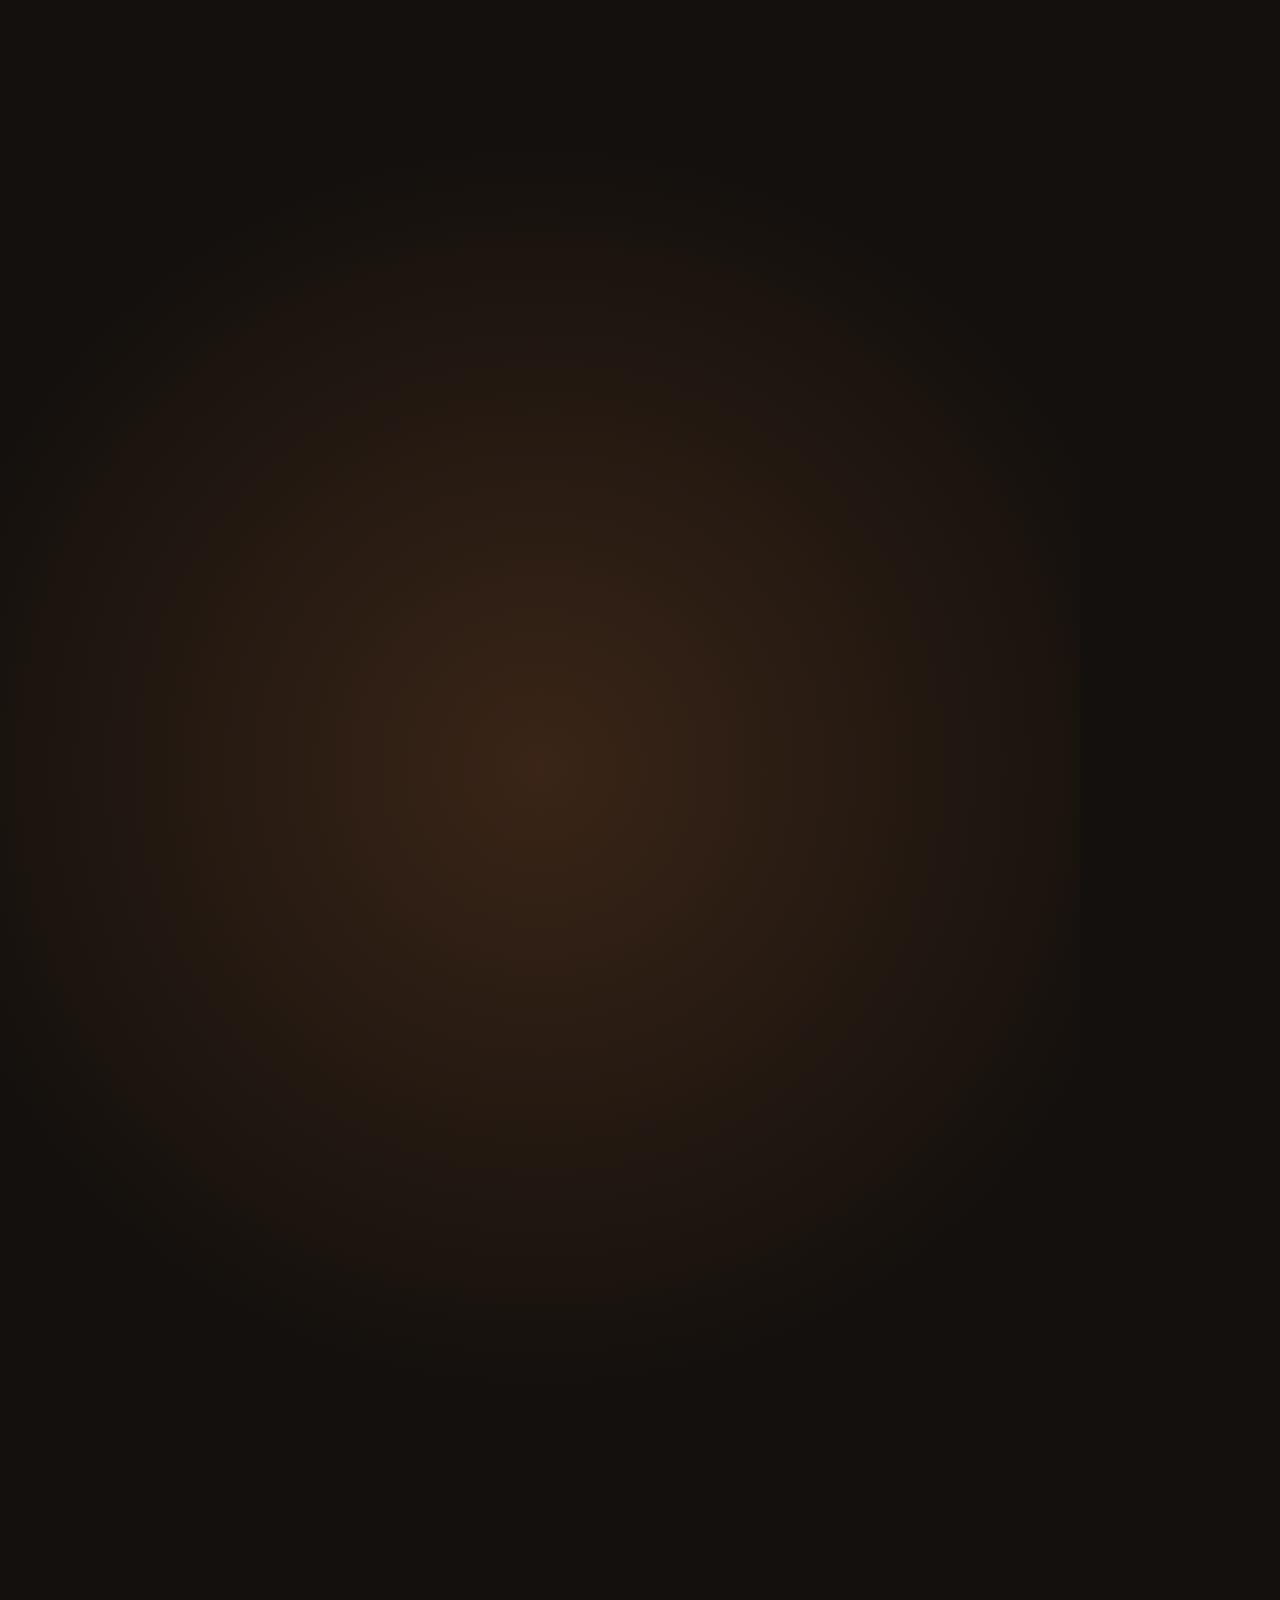
<file: skills/video-animado/templates/composicao-base.html>
<!doctype html>
<html lang="pt-BR">
<head>
<meta charset="utf-8">
<title>Composição base (5 s, 3 cenas)</title>
<style>
  /* Tamanho do vídeo: 1080x1920 vertical, 1920x1080 horizontal, 1080x1080 quadrado */
  html, body { margin: 0; width: 1080px; height: 1920px; overflow: hidden; background: #14100d; }
  #palco { position: relative; width: 1080px; height: 1920px; overflow: hidden;
    background: radial-gradient(900px 900px at 50% 40%, #3a2517, #14100d 70%);
    font-family: "DejaVu Sans", "Liberation Sans", Arial, sans-serif; color: #fff4e6; }
  /* Margem segura: 90px dos lados, 160px em cima e embaixo. Elementos animados começam centralizados. */
  .el { position: absolute; left: 0; top: 0; will-change: transform, opacity; }
  .centro { left: 90px; width: 900px; text-align: center; }
  .titulo { font-size: 150px; font-weight: 800; line-height: 1.05; letter-spacing: -2px; }
  .sub { font-size: 56px; font-weight: 500; line-height: 1.25; color: #e8c9a4; }
  .acento { color: #ff9a3c; }
  .forma { border-radius: 50%; }
</style>
</head>
<body>
<div id="palco">
  <!-- Cena 1 (0 a 1.8 s): a bolinha vira a xícara -->
  <div class="el forma" id="bola" style="width:200px;height:200px;background:#ff9a3c"></div>
  <div class="el centro titulo" id="t1" style="top:700px">Café<br><span class="acento">acorda</span></div>
  <!-- Cena 2 (1.8 a 3.6 s): três números -->
  <div class="el centro titulo" id="t2" style="top:760px">3 xícaras</div>
  <div class="el centro sub" id="s2" style="top:1000px">por dia já mudam o seu foco</div>
  <!-- Cena 3 (3.6 a 5 s): fecho -->
  <div class="el centro titulo" id="t3" style="top:780px">Bom dia,<br><span class="acento">mundo</span></div>
</div>

<script>
/* ================= Mini motor de timeline (não mexa aqui) ================= */
window.__duracao = 5;               // segundos
window.__tamanho = [1080, 1920];    // largura, altura

const easings = {
  linear: x => x,
  suave: x => x < .5 ? 4*x*x*x : 1 - Math.pow(-2*x + 2, 3) / 2,          // easeInOutCubic
  saida: x => 1 - Math.pow(1 - x, 3),                                       // easeOutCubic
  entrada: x => x * x * x,                                                  // easeInCubic
  elastico: x => x === 0 ? 0 : x === 1 ? 1 : Math.pow(2, -10*x) * Math.sin((x*10 - .75) * (2*Math.PI/3)) + 1,
  volta: x => 1 + 2.70158 * Math.pow(x-1, 3) + 1.70158 * Math.pow(x-1, 2)  // easeOutBack
};
const clamp = (x, a, b) => Math.min(b, Math.max(a, x));
const mix = (a, b, k) => a + (b - a) * k;
/* tween(t, inicio, fim, de, para, easing): valor de 'de' a 'para' entre inicio e fim (s). */
function tween(t, ini, fim, de, para, easing = 'suave') {
  const k = clamp((t - ini) / (fim - ini), 0, 1);
  return mix(de, para, easings[easing](k));
}
/* pose(id, {x, y, escala, rot, op, w, h}): aplica o estado do elemento naquele instante. */
function pose(id, e) {
  const el = document.getElementById(id);
  const { x = 0, y = 0, escala = 1, rot = 0, op = 1, w, h, raio } = e;
  el.style.opacity = op;
  el.style.visibility = op <= 0.001 ? 'hidden' : 'visible';
  el.style.transform = `translate(${x}px, ${y}px) rotate(${rot}deg) scale(${escala})`;
  if (w !== undefined) el.style.width = w + 'px';
  if (h !== undefined) el.style.height = h + 'px';
  if (raio !== undefined) el.style.borderRadius = raio + 'px';
}

/* ================= Sua animação: edite só esta função ================= */
window.__render = function (t) {
  // Cena 1 (0 a 1.8): bolinha cai, vira retângulo (xícara) e sai para virar o título da cena 2
  const bx = 440;                                           // centro horizontal (1080-200)/2 = 440
  const by = tween(t, 0, .7, -300, 1100, 'saida');          // cai até o centro
  const bw = tween(t, .6, 1.2, 200, 420, 'volta');          // vira xícara (mais larga)
  const bh = tween(t, .6, 1.2, 200, 300, 'volta');
  const br = tween(t, .6, 1.2, 100, 60, 'suave');
  const bsai = tween(t, 1.5, 2.0, 0, 1, 'entrada');         // transforma: cresce e some na cena 2
  pose('bola', {
    x: bx - (bw - 200) / 2, y: by - bsai * 300, w: bw, h: bh, raio: br,
    escala: 1 + bsai * 1.2, op: 1 - clamp((t - 1.7) / .3, 0, 1)
  });
  const t1in = tween(t, .9, 1.4, 60, 0, 'saida');
  pose('t1', { y: t1in - tween(t, 1.5, 1.9, 0, 120, 'entrada'),
    op: clamp((t - .9) / .3, 0, 1) * (1 - clamp((t - 1.6) / .25, 0, 1)) });

  // Cena 2 (1.8 a 3.6): título entra subindo, subtítulo logo depois
  pose('t2', { y: tween(t, 1.8, 2.3, 80, 0, 'saida') - tween(t, 3.3, 3.7, 0, 100, 'entrada'),
    escala: tween(t, 1.8, 2.3, .9, 1, 'volta'),
    op: clamp((t - 1.8) / .25, 0, 1) * (1 - clamp((t - 3.4) / .25, 0, 1)) });
  pose('s2', { y: tween(t, 2.2, 2.7, 50, 0, 'saida') - tween(t, 3.3, 3.7, 0, 60, 'entrada'),
    op: clamp((t - 2.2) / .3, 0, 1) * (1 - clamp((t - 3.4) / .25, 0, 1)) });

  // Cena 3 (3.6 a 5): fecho com leve zoom que segue até o fim
  pose('t3', { y: tween(t, 3.6, 4.1, 80, 0, 'saida'),
    escala: tween(t, 3.6, 5, .94, 1.03, 'linear'),
    op: clamp((t - 3.6) / .3, 0, 1) });
};
window.__render(0);
</script>
</body>
</html>
</file>
